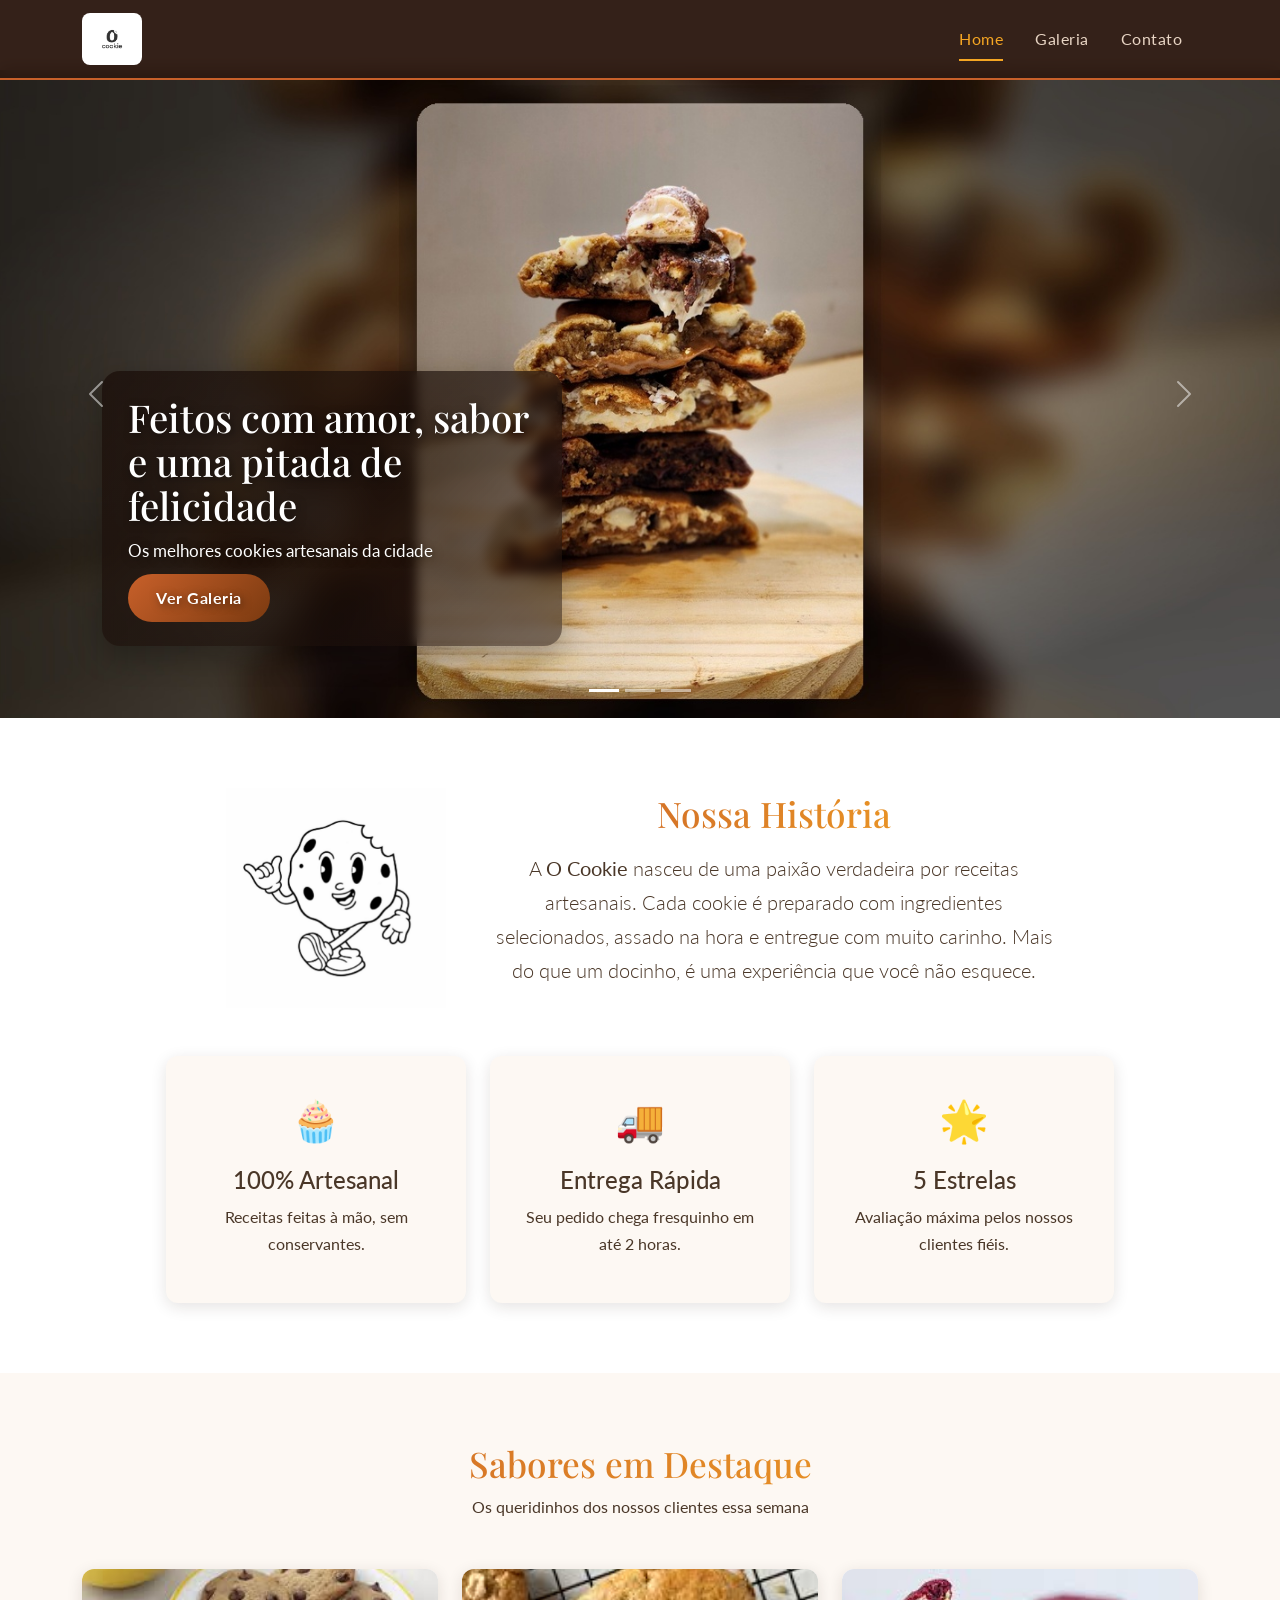
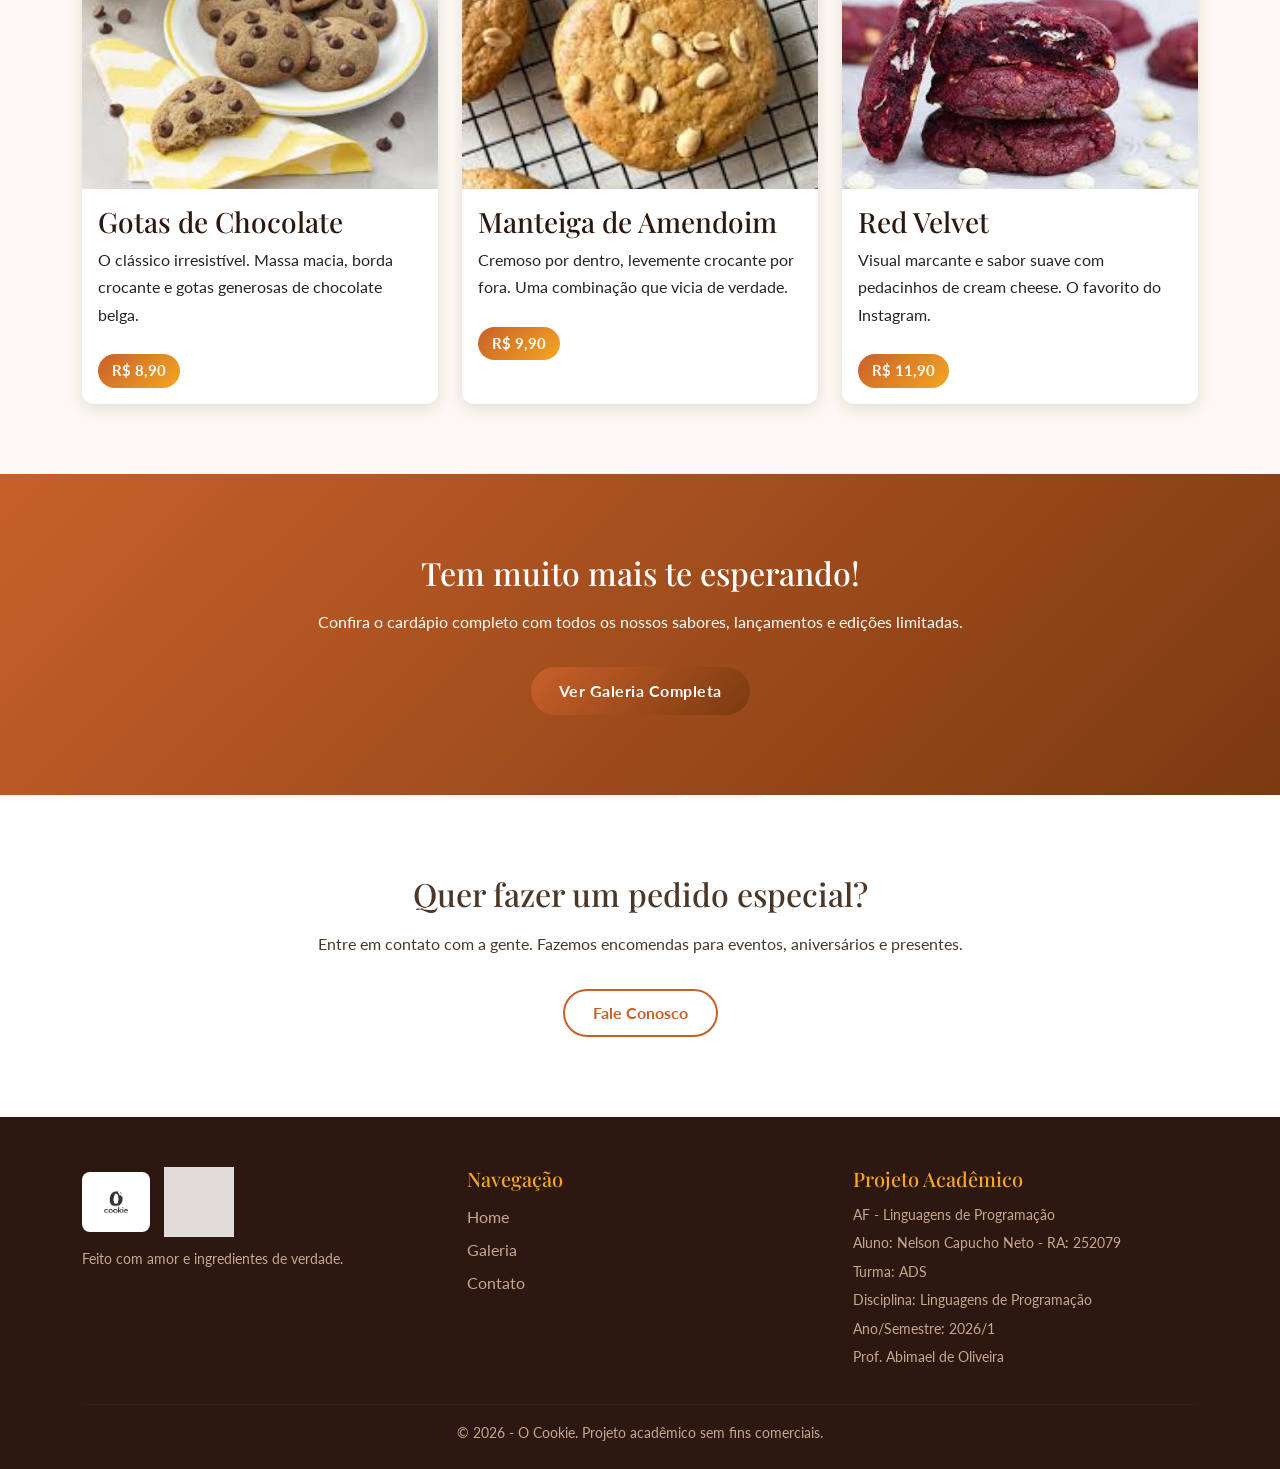
<file: projeto-af-site/index.html>
<!--
AF - Avaliação Final - Linguagens de Programação
Tema do Projeto: O Cookie - Loja de Cookies
Aluno: Nelson Capucho Neto - RA: 252079
Professor: Abimael de Oliveira
Data de entrega: 07/06
-->
<!DOCTYPE html>
<html lang="pt-br">
<head>
    <meta charset="UTF-8">
    <meta name="viewport" content="width=device-width, initial-scale=1.0">
    <title>O Cookie - Home</title>

    <!-- Bootstrap CSS -->
    <link href="https://cdn.jsdelivr.net/npm/bootstrap@5.3.3/dist/css/bootstrap.min.css" rel="stylesheet">

    <!-- Google Fonts -->
    <link href="https://fonts.googleapis.com/css2?family=Playfair+Display:wght@700&family=Lato:wght@300;400;700&display=swap" rel="stylesheet">

    <!-- CSS próprio -->
    <link rel="stylesheet" href="./css/style.css">
</head>
<body>

    <!-- MENU -->
    <header>
        <nav class="navbar navbar-expand-lg navbar-dark fixed-top" id="navbar">
            <div class="container">
                <a class="navbar-brand" href="index.html"><img src="./img/logo.png" alt="O Cookie" class="logo-nav"></a>

                <button class="navbar-toggler" type="button" data-bs-toggle="collapse" data-bs-target="#menuPrincipal" aria-controls="menuPrincipal" aria-expanded="false" aria-label="Alternar navegação">
                    <span class="navbar-toggler-icon"></span>
                </button>

                <div class="collapse navbar-collapse" id="menuPrincipal">
                    <ul class="navbar-nav ms-auto">
                        <li class="nav-item">
                            <a class="nav-link active" href="index.html">Home</a>
                        </li>
                        <li class="nav-item">
                            <a class="nav-link" href="galeria.html">Galeria</a>
                        </li>
                        <li class="nav-item">
                            <a class="nav-link" href="contato.html">Contato</a>
                        </li>
                    </ul>
                </div>
            </div>
        </nav>
    </header>

    <main>

        <!-- CARROSSEL -->
        <section class="hero">
            <div id="carouselHome" class="carousel slide" data-bs-ride="carousel">
                <div class="carousel-indicators">
                    <button type="button" data-bs-target="#carouselHome" data-bs-slide-to="0" class="active" aria-label="Slide 1"></button>
                    <button type="button" data-bs-target="#carouselHome" data-bs-slide-to="1" aria-label="Slide 2"></button>
                    <button type="button" data-bs-target="#carouselHome" data-bs-slide-to="2" aria-label="Slide 3"></button>
                </div>

                <div class="carousel-inner">
                    <div class="carousel-item active">
                        <img src="./img/banner-01.jpg" class="d-block w-100 carousel-img" alt="Cookies fresquinhos saindo do forno">
                        <div class="carousel-caption">
                            <h2 class="animado">Feitos com amor, sabor e uma pitada de felicidade</h2>
                            <p>Os melhores cookies artesanais da cidade</p>
                            <a href="galeria.html" class="btn btn-cookie mt-2">Ver Galeria</a>
                        </div>
                    </div>

                    <div class="carousel-item">
                        <img src="./img/banner-02.jpg" class="d-block w-100 carousel-img" alt="Cookies de chocolate com gotas">
                        <div class="carousel-caption">
                            <h2>Chocolate que derrete na boca</h2>
                            <p>Double chocolate, meio amargo, ao leite — você escolhe</p>
                            <a href="galeria.html" class="btn btn-cookie mt-2">Conheça a galeria</a>
                        </div>
                    </div>

                    <div class="carousel-item">
                        <img src="./img/banner-03.jpg" class="d-block w-100 carousel-img" alt="Caixa de cookies variados">
                        <div class="carousel-caption">
                            <h2>Presentes que adoçam qualquer momento</h2>
                            <p>Caixas especiais para datas comemorativas</p>
                            <a href="contato.html" class="btn btn-cookie mt-2">Fazer um pedido</a>
                        </div>
                    </div>
                </div>

                <button class="carousel-control-prev" type="button" data-bs-target="#carouselHome" data-bs-slide="prev" aria-label="Slide anterior">
                    <span class="carousel-control-prev-icon"></span>
                </button>
                <button class="carousel-control-next" type="button" data-bs-target="#carouselHome" data-bs-slide="next" aria-label="Próximo slide">
                    <span class="carousel-control-next-icon"></span>
                </button>
            </div>
        </section>

        <!-- APRESENTAÇÃO -->
        <section class="apresentacao">
            <div class="container">
                <div class="apresentacao-inner">
                    <img src="./img/mascote.png" alt="Mascote O Cookie" class="mascote-apresentacao animado">
                    <div class="apresentacao-texto text-center">
                        <h2 class="titulo-gradiente animado">Nossa História</h2>
                        <p class="lead mt-3">
                            A <strong>O Cookie</strong> nasceu de uma paixão verdadeira por receitas artesanais. 
                            Cada cookie é preparado com ingredientes selecionados, assado na hora e entregue com muito carinho. 
                            Mais do que um docinho, é uma experiência que você não esquece.
                        </p>
                    </div>
                </div>
                <div class="area-destaques mt-5">
                    <div class="card-destaque text-center">
                        <span class="icone-destaque">🧁</span>
                        <h4>100% Artesanal</h4>
                        <p>Receitas feitas à mão, sem conservantes.</p>
                    </div>
                    <div class="card-destaque text-center">
                        <span class="icone-destaque">🚚</span>
                        <h4>Entrega Rápida</h4>
                        <p>Seu pedido chega fresquinho em até 2 horas.</p>
                    </div>
                    <div class="card-destaque text-center">
                        <span class="icone-destaque">🌟</span>
                        <h4>5 Estrelas</h4>
                        <p>Avaliação máxima pelos nossos clientes fiéis.</p>
                    </div>
                </div>
            </div>
        </section>

        <!-- DESTAQUES -->
        <section class="destaques">
            <div class="container">
                <h2 class="titulo-gradiente text-center animado">Sabores em Destaque</h2>
                <p class="text-center mt-2 mb-5">Os queridinhos dos nossos clientes essa semana</p>

                <div class="row g-4">
                    <article class="col-md-4">
                        <div class="card card-personalizado h-100">
                            <img src="./img/cookie-gotas.jpg" class="card-img-top" alt="Cookie de gotas de chocolate">
                            <div class="card-body">
                                <h3 class="card-title">Gotas de Chocolate</h3>
                                <p class="card-text">O clássico irresistível. Massa macia, borda crocante e gotas generosas de chocolate belga.</p>
                                <span class="badge-preco">R$ 8,90</span>
                            </div>
                        </div>
                    </article>

                    <article class="col-md-4">
                        <div class="card card-personalizado h-100">
                            <img src="./img/cookie-amendoim.jpg" class="card-img-top" alt="Cookie de manteiga de amendoim">
                            <div class="card-body">
                                <h3 class="card-title">Manteiga de Amendoim</h3>
                                <p class="card-text">Cremoso por dentro, levemente crocante por fora. Uma combinação que vicia de verdade.</p>
                                <span class="badge-preco">R$ 9,90</span>
                            </div>
                        </div>
                    </article>

                    <article class="col-md-4">
                        <div class="card card-personalizado h-100">
                            <img src="./img/cookie-redvelvet.jpg" class="card-img-top" alt="Cookie red velvet com cream cheese">
                            <div class="card-body">
                                <h3 class="card-title">Red Velvet</h3>
                                <p class="card-text">Visual marcante e sabor suave com pedacinhos de cream cheese. O favorito do Instagram.</p>
                                <span class="badge-preco">R$ 11,90</span>
                            </div>
                        </div>
                    </article>
                </div>
            </div>
        </section>

        <!-- CHAMADA GALERIA -->
        <section class="chamada-galeria text-center">
            <div class="container">
                <h2 class="animado">Tem muito mais te esperando!</h2>
                <p class="mt-3">Confira o cardápio completo com todos os nossos sabores, lançamentos e edições limitadas.</p>
                <a href="galeria.html" class="btn btn-cookie mt-3">Ver Galeria Completa</a>
            </div>
        </section>

        <!-- CHAMADA CONTATO -->
        <section class="chamada-contato text-center">
            <div class="container">
                <h2 class="animado">Quer fazer um pedido especial?</h2>
                <p class="mt-3">Entre em contato com a gente. Fazemos encomendas para eventos, aniversários e presentes.</p>
                <a href="contato.html" class="btn btn-outline-cookie mt-3">Fale Conosco</a>
            </div>
        </section>

    </main>

    <!-- RODAPÉ -->
    <footer class="rodape">
        <div class="container">
            <div class="rodape-flex">
                <div>
                    <div class="rodape-marca"><img src="./img/logo.png" alt="Logo O Cookie" class="logo-rodape"><img src="./img/mascote.png" alt="Mascote O Cookie" class="mascote-rodape"></div>
                    <p>Feito com amor e ingredientes de verdade.</p>
                </div>
                <div>
                    <h5>Navegação</h5>
                    <ul>
                        <li><a href="index.html">Home</a></li>
                        <li><a href="galeria.html">Galeria</a></li>
                        <li><a href="contato.html">Contato</a></li>
                    </ul>
                </div>
                <div>
                    <h5>Projeto Acadêmico</h5>
                    <p>AF - Linguagens de Programação</p>
                    <p>Aluno: Nelson Capucho Neto - RA: 252079</p>
                    <p>Turma: ADS</p>
                    <p>Disciplina: Linguagens de Programação</p>
                    <p>Ano/Semestre: 2026/1</p>
                    <p>Prof. Abimael de Oliveira</p>
                </div>
            </div>
            <hr class="rodape-hr">
            <p class="text-center mt-3">&copy; 2026 - O Cookie. Projeto acadêmico sem fins comerciais.</p>
        </div>
    </footer>

    <!-- Botão Voltar ao Topo -->
    <button id="btnTopo" class="btn-topo">↑</button>

    <!-- Bootstrap JS -->
    <script src="https://cdn.jsdelivr.net/npm/bootstrap@5.3.3/dist/js/bootstrap.bundle.min.js"></script>
    <!-- JS próprio -->
    <script src="./js/script.js"></script>
</body>
</html>
</file>
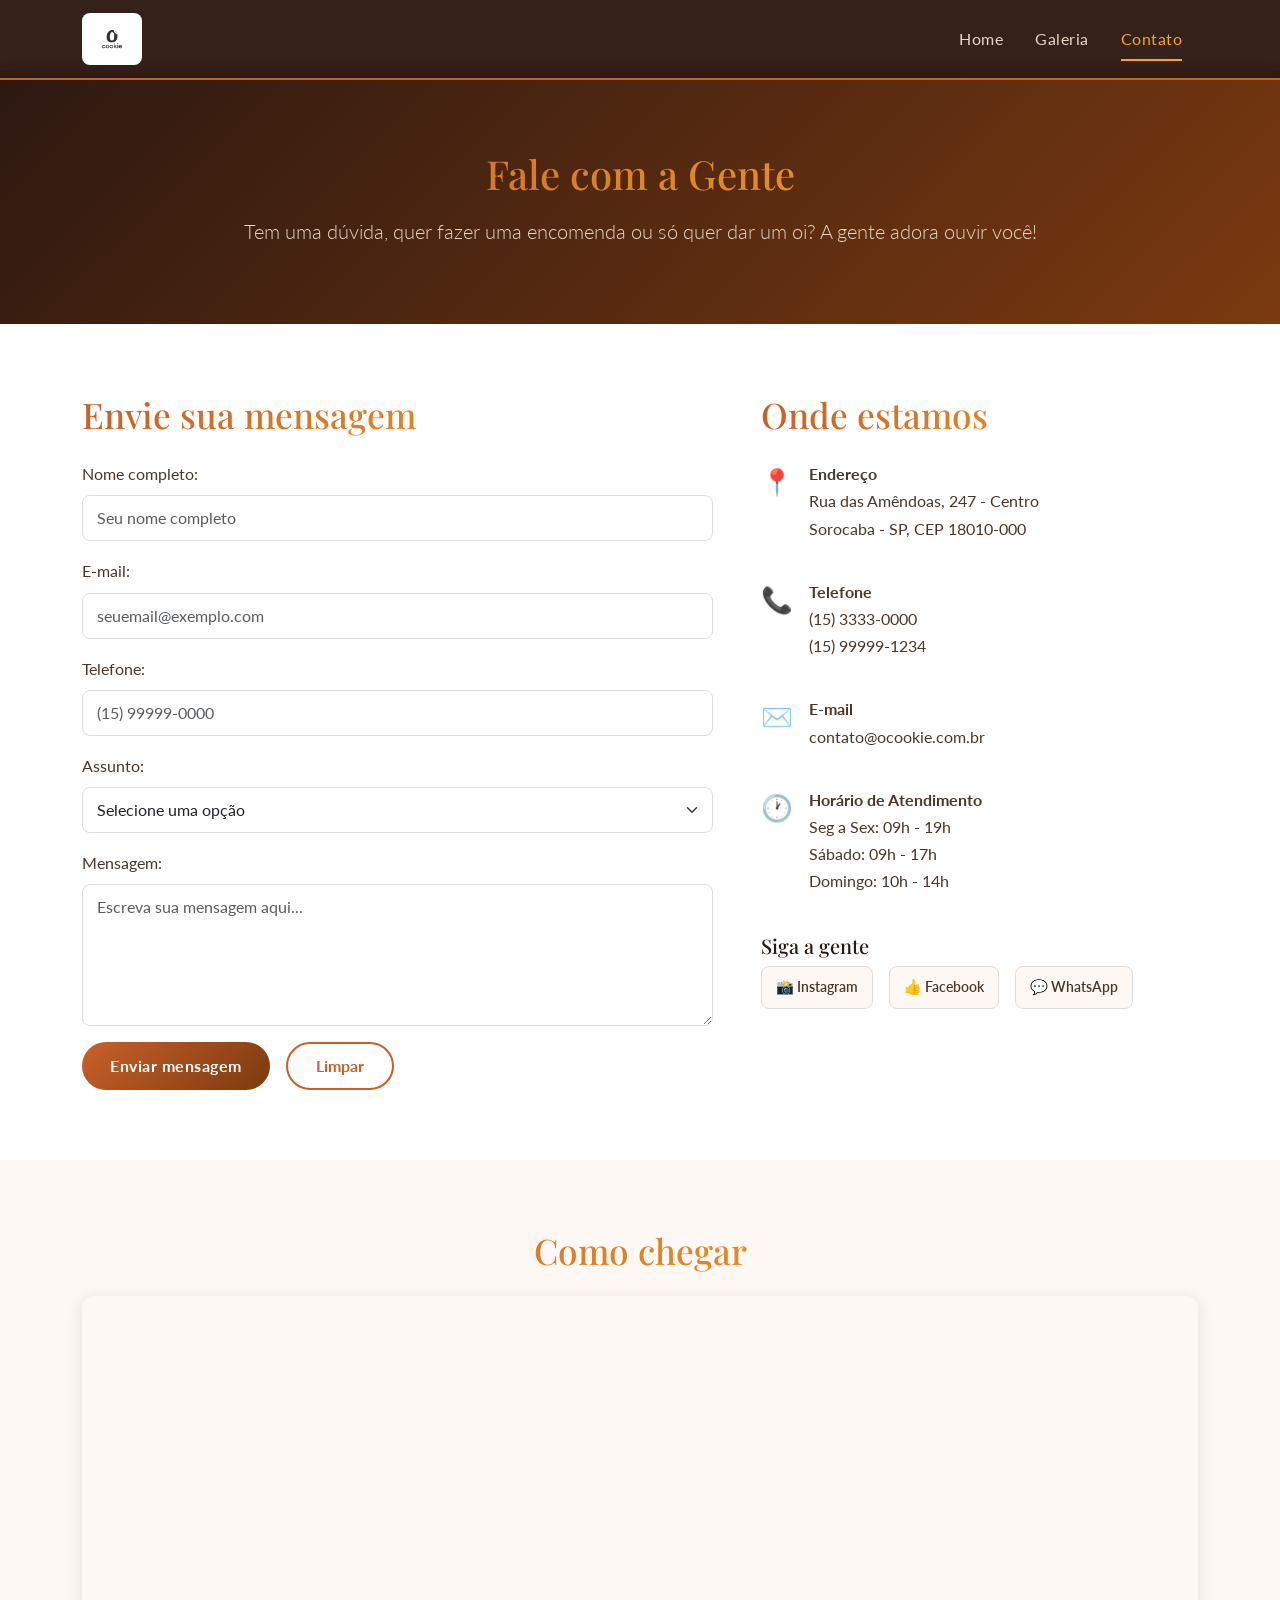
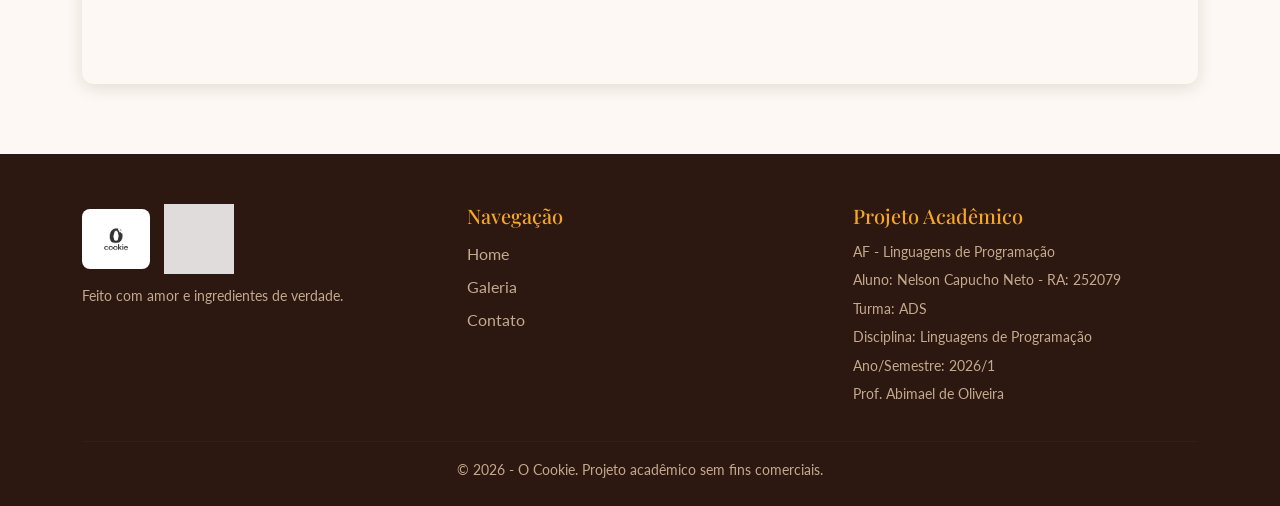
<file: projeto-af-site/contato.html>
<!--
AF - Avaliação Final - Linguagens de Programação
Tema do Projeto: O Cookie - Loja de Cookies
Aluno: Nelson Capucho Neto - RA: 252079
Professor: Abimael de Oliveira
Data de entrega: 07/06
-->
<!DOCTYPE html>
<html lang="pt-br">
<head>
    <meta charset="UTF-8">
    <meta name="viewport" content="width=device-width, initial-scale=1.0">
    <title>O Cookie - Contato</title>

    <!-- Bootstrap CSS -->
    <link href="https://cdn.jsdelivr.net/npm/bootstrap@5.3.3/dist/css/bootstrap.min.css" rel="stylesheet">

    <!-- Google Fonts -->
    <link href="https://fonts.googleapis.com/css2?family=Playfair+Display:wght@700&family=Lato:wght@300;400;700&display=swap" rel="stylesheet">

    <!-- CSS próprio -->
    <link rel="stylesheet" href="./css/style.css">
</head>
<body>

    <!-- MENU -->
    <header>
        <nav class="navbar navbar-expand-lg navbar-dark fixed-top" id="navbar">
            <div class="container">
                <a class="navbar-brand" href="index.html"><img src="./img/logo.png" alt="O Cookie" class="logo-nav"></a>

                <button class="navbar-toggler" type="button" data-bs-toggle="collapse" data-bs-target="#menuPrincipal" aria-controls="menuPrincipal" aria-expanded="false" aria-label="Alternar navegação">
                    <span class="navbar-toggler-icon"></span>
                </button>

                <div class="collapse navbar-collapse" id="menuPrincipal">
                    <ul class="navbar-nav ms-auto">
                        <li class="nav-item">
                            <a class="nav-link" href="index.html">Home</a>
                        </li>
                        <li class="nav-item">
                            <a class="nav-link" href="galeria.html">Galeria</a>
                        </li>
                        <li class="nav-item">
                            <a class="nav-link active" href="contato.html">Contato</a>
                        </li>
                    </ul>
                </div>
            </div>
        </nav>
    </header>

    <main>

        <!-- TÍTULO -->
        <section class="page-hero text-center">
            <div class="container">
                <h1 class="titulo-gradiente animado">Fale com a Gente</h1>
                <p class="lead mt-3">Tem uma dúvida, quer fazer uma encomenda ou só quer dar um oi? A gente adora ouvir você!</p>
            </div>
        </section>

        <!-- CONTATO: FORMULÁRIO + INFOS -->
        <section class="contato-wrapper">
            <div class="container">
                <div class="row g-5">

                    <!-- FORMULÁRIO -->
                    <article class="col-lg-7">
                        <h2 class="titulo-gradiente mb-4">Envie sua mensagem</h2>
                        <form class="form-contato" id="formContato" action="#" method="post">

                            <div class="mb-3">
                                <label for="nome" class="form-label">Nome completo:</label>
                                <input type="text" id="nome" name="nome" class="form-control" placeholder="Seu nome completo" required>
                            </div>

                            <div class="mb-3">
                                <label for="email" class="form-label">E-mail:</label>
                                <input type="email" id="email" name="email" class="form-control" placeholder="seuemail@exemplo.com" required>
                            </div>

                            <div class="mb-3">
                                <label for="telefone" class="form-label">Telefone:</label>
                                <input type="tel" id="telefone" name="telefone" class="form-control" placeholder="(15) 99999-0000" pattern="\(\d{2}\)\s?\d{4,5}-\d{4}">
                            </div>

                            <div class="mb-3">
                                <label for="assunto" class="form-label">Assunto:</label>
                                <select id="assunto" name="assunto" class="form-select" required>
                                    <option value="">Selecione uma opção</option>
                                    <option value="encomenda">Encomenda especial</option>
                                    <option value="duvida">Dúvida sobre sabores</option>
                                    <option value="entrega">Informações de entrega</option>
                                    <option value="parceria">Parceria / Revenda</option>
                                    <option value="outro">Outro assunto</option>
                                </select>
                            </div>

                            <div class="mb-3">
                                <label for="mensagem" class="form-label">Mensagem:</label>
                                <textarea id="mensagem" name="mensagem" class="form-control" rows="5" placeholder="Escreva sua mensagem aqui..." required></textarea>
                            </div>

                            <div class="d-flex gap-3">
                                <button type="submit" class="btn btn-cookie">Enviar mensagem</button>
                                <button type="reset" class="btn btn-outline-cookie">Limpar</button>
                            </div>

                        </form>
                    </article>

                    <!-- INFORMAÇÕES DE CONTATO -->
                    <article class="col-lg-5">
                        <h2 class="titulo-gradiente mb-4">Onde estamos</h2>

                        <div class="info-contato">
                            <div class="info-item">
                                <span class="info-icone">📍</span>
                                <div>
                                    <strong>Endereço</strong>
                                    <p>Rua das Amêndoas, 247 - Centro<br>Sorocaba - SP, CEP 18010-000</p>
                                </div>
                            </div>

                            <div class="info-item">
                                <span class="info-icone">📞</span>
                                <div>
                                    <strong>Telefone</strong>
                                    <p>(15) 3333-0000<br>(15) 99999-1234</p>
                                </div>
                            </div>

                            <div class="info-item">
                                <span class="info-icone">✉️</span>
                                <div>
                                    <strong>E-mail</strong>
                                    <p>contato@ocookie.com.br</p>
                                </div>
                            </div>

                            <div class="info-item">
                                <span class="info-icone">🕐</span>
                                <div>
                                    <strong>Horário de Atendimento</strong>
                                    <p>Seg a Sex: 09h - 19h<br>Sábado: 09h - 17h<br>Domingo: 10h - 14h</p>
                                </div>
                            </div>
                        </div>

                        <!-- REDES SOCIAIS -->
                        <div class="redes-sociais mt-4">
                            <h5>Siga a gente</h5>
                            <div class="d-flex gap-3 mt-2">
                                <a href="#" class="btn-social" aria-label="Instagram O Cookie">📸 Instagram</a>
                                <a href="#" class="btn-social" aria-label="Facebook O Cookie">👍 Facebook</a>
                                <a href="#" class="btn-social" aria-label="WhatsApp O Cookie">💬 WhatsApp</a>
                            </div>
                        </div>
                    </article>

                </div>
            </div>
        </section>

        <!-- MAPA -->
        <section class="secao-mapa">
            <div class="container">
                <h2 class="titulo-gradiente text-center mb-4">Como chegar</h2>
                <div class="mapa-wrapper">
                    <iframe
                        src="https://www.google.com/maps/embed?pb=!1m18!1m12!1m3!1d3659.0540253764387!2d-47.45788268502266!3d-23.50236818469578!2m3!1f0!2f0!3f0!3m2!1i1024!2i768!4f13.1!3m3!1m2!1s0x94cf5c4e7e2c2d9d%3A0x5a1f6e7c8b9d0e1f!2sSorocaba%2C%20SP!5e0!3m2!1spt-BR!2sbr!4v1680000000000!5m2!1spt-BR!2sbr"
                        width="100%"
                        height="380"
                        style="border:0; border-radius: 12px;"
                        allowfullscreen=""
                        loading="lazy"
                        referrerpolicy="no-referrer-when-downgrade"
                        title="Localização da loja O Cookie em Sorocaba">
                    </iframe>
                </div>
            </div>
        </section>

    </main>

    <!-- RODAPÉ -->
    <footer class="rodape">
        <div class="container">
            <div class="rodape-flex">
                <div>
                    <div class="rodape-marca"><img src="./img/logo.png" alt="Logo O Cookie" class="logo-rodape"><img src="./img/mascote.png" alt="Mascote O Cookie" class="mascote-rodape"></div>
                    <p>Feito com amor e ingredientes de verdade.</p>
                </div>
                <div>
                    <h5>Navegação</h5>
                    <ul>
                        <li><a href="index.html">Home</a></li>
                        <li><a href="galeria.html">Galeria</a></li>
                        <li><a href="contato.html">Contato</a></li>
                    </ul>
                </div>
                <div>
                    <h5>Projeto Acadêmico</h5>
                    <p>AF - Linguagens de Programação</p>
                    <p>Aluno: Nelson Capucho Neto - RA: 252079</p>
                    <p>Turma: ADS</p>
                    <p>Disciplina: Linguagens de Programação</p>
                    <p>Ano/Semestre: 2026/1</p>
                    <p>Prof. Abimael de Oliveira</p>
                </div>
            </div>
            <hr class="rodape-hr">
            <p class="text-center mt-3">&copy; 2026 - O Cookie. Projeto acadêmico sem fins comerciais.</p>
        </div>
    </footer>

    <button id="btnTopo" class="btn-topo">↑</button>

    <!-- Bootstrap JS -->
    <script src="https://cdn.jsdelivr.net/npm/bootstrap@5.3.3/dist/js/bootstrap.bundle.min.js"></script>
    <!-- JS próprio -->
    <script src="./js/script.js"></script>
</body>
</html>
</file>
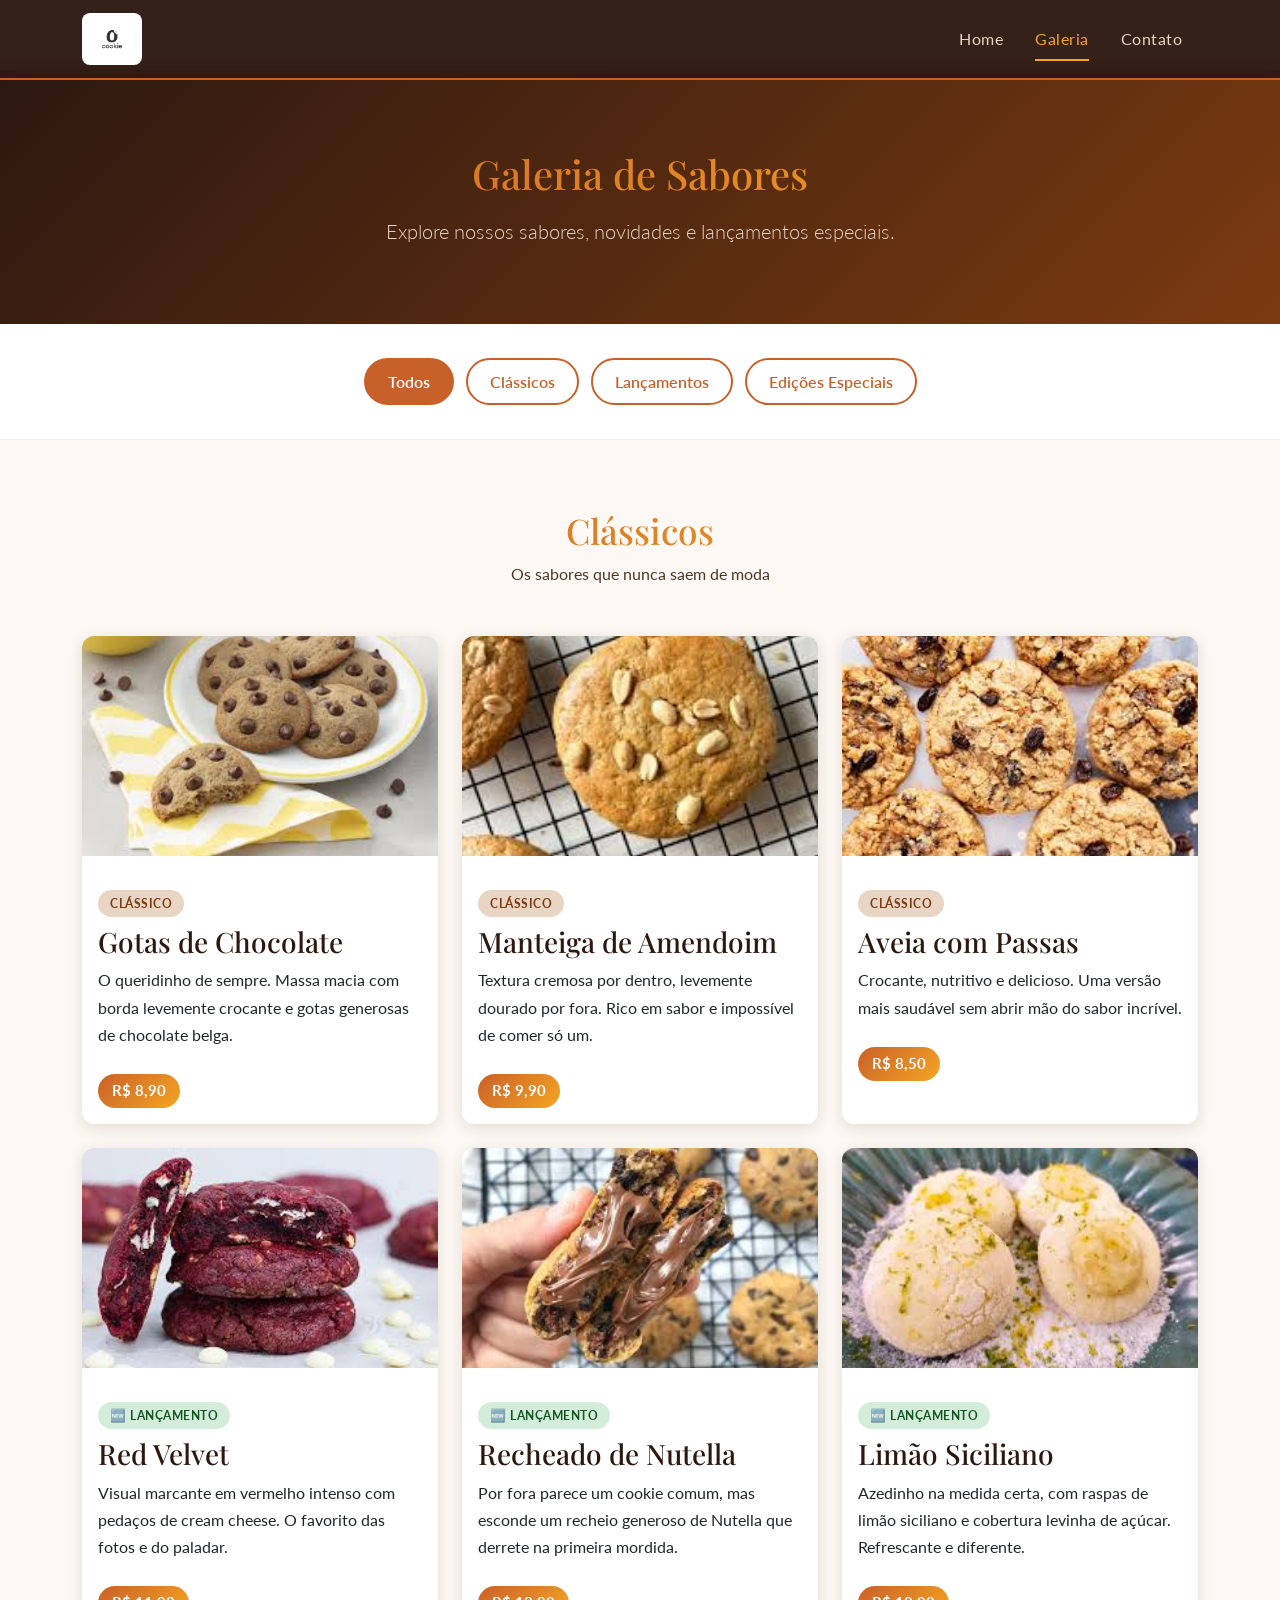
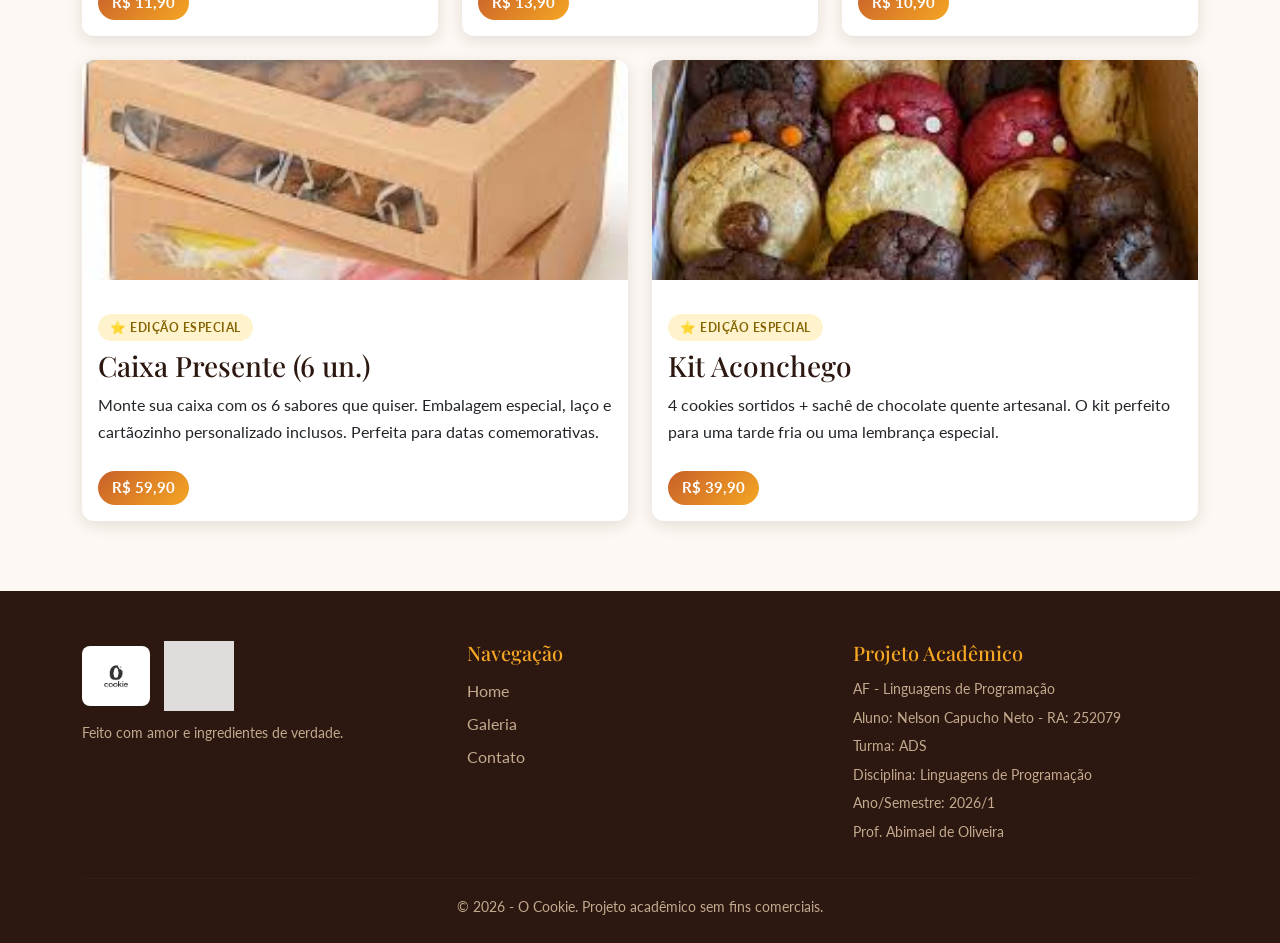
<file: projeto-af-site/galeria.html>
<!--
AF - Avaliação Final - Linguagens de Programação
Tema do Projeto: O Cookie - Loja de Cookies
Aluno: Nelson Capucho Neto - RA: 252079
Professor: Abimael de Oliveira
Data de entrega: 07/06
-->
<!DOCTYPE html>
<html lang="pt-br">
<head>
    <meta charset="UTF-8">
    <meta name="viewport" content="width=device-width, initial-scale=1.0">
    <title>O Cookie - Galeria</title>

    <!-- Bootstrap CSS -->
    <link href="https://cdn.jsdelivr.net/npm/bootstrap@5.3.3/dist/css/bootstrap.min.css" rel="stylesheet">

    <!-- Google Fonts -->
    <link href="https://fonts.googleapis.com/css2?family=Playfair+Display:wght@700&family=Lato:wght@300;400;700&display=swap" rel="stylesheet">

    <!-- CSS próprio -->
    <link rel="stylesheet" href="./css/style.css">
</head>
<body>

    <!-- MENU -->
    <header>
        <nav class="navbar navbar-expand-lg navbar-dark fixed-top" id="navbar">
            <div class="container">
                <a class="navbar-brand" href="index.html"><img src="./img/logo.png" alt="O Cookie" class="logo-nav"></a>

                <button class="navbar-toggler" type="button" data-bs-toggle="collapse" data-bs-target="#menuPrincipal" aria-controls="menuPrincipal" aria-expanded="false" aria-label="Alternar navegação">
                    <span class="navbar-toggler-icon"></span>
                </button>

                <div class="collapse navbar-collapse" id="menuPrincipal">
                    <ul class="navbar-nav ms-auto">
                        <li class="nav-item">
                            <a class="nav-link" href="index.html">Home</a>
                        </li>
                        <li class="nav-item">
                            <a class="nav-link active" href="galeria.html">Galeria</a>
                        </li>
                        <li class="nav-item">
                            <a class="nav-link" href="contato.html">Contato</a>
                        </li>
                    </ul>
                </div>
            </div>
        </nav>
    </header>

    <main>

        <!-- TÍTULO DA PÁGINA -->
        <section class="page-hero text-center">
            <div class="container">
                <h1 class="titulo-gradiente animado">Galeria de Sabores</h1>
                <p class="lead mt-3">Explore nossos sabores, novidades e lançamentos especiais.</p>
            </div>
        </section>

        <!-- FILTROS -->
        <section class="filtros">
            <div class="container text-center">
                <button class="btn-filtro ativo" data-filtro="todos">Todos</button>
                <button class="btn-filtro" data-filtro="classicos">Clássicos</button>
                <button class="btn-filtro" data-filtro="lancamentos">Lançamentos</button>
                <button class="btn-filtro" data-filtro="especiais">Edições Especiais</button>
            </div>
        </section>

        <!-- GALERIA DE COOKIES -->
        <section class="galeria container">
            <h2 class="titulo-gradiente text-center animado">Clássicos</h2>
            <p class="text-center mt-2 mb-5">Os sabores que nunca saem de moda</p>

            <div class="row g-4" id="gridGaleria">

                <!-- Clássicos -->
                <article class="col-md-4 item-galeria classicos">
                    <div class="card card-personalizado h-100">
                        <figure>
                            <img src="./img/cookie-gotas.jpg" class="card-img-top" alt="Cookie clássico de gotas de chocolate">
                            <figcaption class="d-none">Cookie de gotas de chocolate - O Cookie</figcaption>
                        </figure>
                        <div class="card-body">
                            <span class="tag-categoria classicos-tag">Clássico</span>
                            <h3 class="card-title mt-2">Gotas de Chocolate</h3>
                            <p class="card-text">O queridinho de sempre. Massa macia com borda levemente crocante e gotas generosas de chocolate belga.</p>
                            <span class="badge-preco">R$ 8,90</span>
                        </div>
                    </div>
                </article>

                <article class="col-md-4 item-galeria classicos">
                    <div class="card card-personalizado h-100">
                        <figure>
                            <img src="./img/cookie-amendoim.jpg" class="card-img-top" alt="Cookie de manteiga de amendoim">
                            <figcaption class="d-none">Cookie de manteiga de amendoim - O Cookie</figcaption>
                        </figure>
                        <div class="card-body">
                            <span class="tag-categoria classicos-tag">Clássico</span>
                            <h3 class="card-title mt-2">Manteiga de Amendoim</h3>
                            <p class="card-text">Textura cremosa por dentro, levemente dourado por fora. Rico em sabor e impossível de comer só um.</p>
                            <span class="badge-preco">R$ 9,90</span>
                        </div>
                    </div>
                </article>

                <article class="col-md-4 item-galeria classicos">
                    <div class="card card-personalizado h-100">
                        <figure>
                            <img src="./img/cookie-aveia.jpg" class="card-img-top" alt="Cookie de aveia com passas">
                            <figcaption class="d-none">Cookie de aveia com passas - O Cookie</figcaption>
                        </figure>
                        <div class="card-body">
                            <span class="tag-categoria classicos-tag">Clássico</span>
                            <h3 class="card-title mt-2">Aveia com Passas</h3>
                            <p class="card-text">Crocante, nutritivo e delicioso. Uma versão mais saudável sem abrir mão do sabor incrível.</p>
                            <span class="badge-preco">R$ 8,50</span>
                        </div>
                    </div>
                </article>

                <!-- Lançamentos -->
                <article class="col-md-4 item-galeria lancamentos">
                    <div class="card card-personalizado h-100">
                        <figure>
                            <img src="./img/cookie-redvelvet.jpg" class="card-img-top" alt="Cookie red velvet com cream cheese">
                            <figcaption class="d-none">Cookie Red Velvet - O Cookie</figcaption>
                        </figure>
                        <div class="card-body">
                            <span class="tag-categoria lancamentos-tag">🆕 Lançamento</span>
                            <h3 class="card-title mt-2">Red Velvet</h3>
                            <p class="card-text">Visual marcante em vermelho intenso com pedaços de cream cheese. O favorito das fotos e do paladar.</p>
                            <span class="badge-preco">R$ 11,90</span>
                        </div>
                    </div>
                </article>

                <article class="col-md-4 item-galeria lancamentos">
                    <div class="card card-personalizado h-100">
                        <figure>
                            <img src="./img/cookie-nutella.jpg" class="card-img-top" alt="Cookie de Nutella recheado">
                            <figcaption class="d-none">Cookie recheado de Nutella - O Cookie</figcaption>
                        </figure>
                        <div class="card-body">
                            <span class="tag-categoria lancamentos-tag">🆕 Lançamento</span>
                            <h3 class="card-title mt-2">Recheado de Nutella</h3>
                            <p class="card-text">Por fora parece um cookie comum, mas esconde um recheio generoso de Nutella que derrete na primeira mordida.</p>
                            <span class="badge-preco">R$ 13,90</span>
                        </div>
                    </div>
                </article>

                <article class="col-md-4 item-galeria lancamentos">
                    <div class="card card-personalizado h-100">
                        <figure>
                            <img src="./img/cookie-limao.jpg" class="card-img-top" alt="Cookie de limão com merengue">
                            <figcaption class="d-none">Cookie de limão siciliano - O Cookie</figcaption>
                        </figure>
                        <div class="card-body">
                            <span class="tag-categoria lancamentos-tag">🆕 Lançamento</span>
                            <h3 class="card-title mt-2">Limão Siciliano</h3>
                            <p class="card-text">Azedinho na medida certa, com raspas de limão siciliano e cobertura levinha de açúcar. Refrescante e diferente.</p>
                            <span class="badge-preco">R$ 10,90</span>
                        </div>
                    </div>
                </article>

                <!-- Edições Especiais -->
                <article class="col-md-6 item-galeria especiais">
                    <div class="card card-personalizado h-100">
                        <figure>
                            <img src="./img/caixa-presente.jpg" class="card-img-top" alt="Caixa especial de cookies para presente">
                            <figcaption class="d-none">Caixa especial de cookies - O Cookie</figcaption>
                        </figure>
                        <div class="card-body">
                            <span class="tag-categoria especiais-tag">⭐ Edição Especial</span>
                            <h3 class="card-title mt-2">Caixa Presente (6 un.)</h3>
                            <p class="card-text">Monte sua caixa com os 6 sabores que quiser. Embalagem especial, laço e cartãozinho personalizado inclusos. Perfeita para datas comemorativas.</p>
                            <span class="badge-preco">R$ 59,90</span>
                        </div>
                    </div>
                </article>

                <article class="col-md-6 item-galeria especiais">
                    <div class="card card-personalizado h-100">
                        <figure>
                            <img src="./img/kit-aconchego.jpg" class="card-img-top" alt="Caixa de cookies de chocolate quente">
                            <figcaption class="d-none">Kit cookie com chocolate quente - O Cookie</figcaption>
                        </figure>
                        <div class="card-body">
                            <span class="tag-categoria especiais-tag">⭐ Edição Especial</span>
                            <h3 class="card-title mt-2">Kit Aconchego</h3>
                            <p class="card-text">4 cookies sortidos + sachê de chocolate quente artesanal. O kit perfeito para uma tarde fria ou uma lembrança especial.</p>
                            <span class="badge-preco">R$ 39,90</span>
                        </div>
                    </div>
                </article>

            </div>
        </section>

    </main>

    <!-- RODAPÉ -->
    <footer class="rodape">
        <div class="container">
            <div class="rodape-flex">
                <div>
                    <div class="rodape-marca"><img src="./img/logo.png" alt="Logo O Cookie" class="logo-rodape"><img src="./img/mascote.png" alt="Mascote O Cookie" class="mascote-rodape"></div>
                    <p>Feito com amor e ingredientes de verdade.</p>
                </div>
                <div>
                    <h5>Navegação</h5>
                    <ul>
                        <li><a href="index.html">Home</a></li>
                        <li><a href="galeria.html">Galeria</a></li>
                        <li><a href="contato.html">Contato</a></li>
                    </ul>
                </div>
                <div>
                    <h5>Projeto Acadêmico</h5>
                    <p>AF - Linguagens de Programação</p>
                    <p>Aluno: Nelson Capucho Neto - RA: 252079</p>
                    <p>Turma: ADS</p>
                    <p>Disciplina: Linguagens de Programação</p>
                    <p>Ano/Semestre: 2026/1</p>
                    <p>Prof. Abimael de Oliveira</p>
                </div>
            </div>
            <hr class="rodape-hr">
            <p class="text-center mt-3">&copy; 2026 - O Cookie. Projeto acadêmico sem fins comerciais.</p>
        </div>
    </footer>

    <button id="btnTopo" class="btn-topo">↑</button>

    <!-- Bootstrap JS -->
    <script src="https://cdn.jsdelivr.net/npm/bootstrap@5.3.3/dist/js/bootstrap.bundle.min.js"></script>
    <!-- JS próprio -->
    <script src="./js/script.js"></script>
</body>
</html>
</file>
<file: projeto-af-site/css/style.css>
/*
AF - Avaliação Final - Linguagens de Programação
Tema do Projeto: O Cookie - Loja de Cookies
Aluno: Nelson Capucho Neto - RA: 252079
Professor: Abimael de Oliveira
Data de entrega: 07/06
*/

/* =============================================
   VARIÁVEIS E RESET
   ============================================= */
:root {
    --cor-primaria: #c8602a;
    --cor-secundaria: #7b3a10;
    --cor-acento: #f5a623;
    --cor-clara: #fdf8f3;
    --cor-escura: #2c1810;
    --cor-texto: #4a3728;
    --cor-navbar: rgba(44, 24, 16, 0.96);
    --espacamento-padrao: 2rem;
    --raio-borda: 12px;
    --sombra: 0 4px 16px rgba(44, 24, 16, 0.12);
    --fonte-titulo: 'Playfair Display', Georgia, serif;
    --fonte-corpo: 'Lato', Arial, sans-serif;
}

* {
    margin: 0;
    padding: 0;
    box-sizing: border-box;
}

body {
    font-family: var(--fonte-corpo);
    background-color: var(--cor-clara);
    color: var(--cor-texto);
    line-height: 1.7;
    padding-top: 70px;
}

img {
    max-width: 100%;
    display: block;
}

section {
    padding: 70px 0;
}

/* =============================================
   TIPOGRAFIA
   ============================================= */
h1, h2, h3 {
    font-family: var(--fonte-titulo);
}

.titulo-gradiente {
    background: linear-gradient(90deg, var(--cor-primaria), var(--cor-acento));
    -webkit-background-clip: text;
    -webkit-text-fill-color: transparent;
    background-clip: text;
    font-size: 2.2rem;
}

/* =============================================
   NAVBAR
   ============================================= */
#navbar {
    background-color: var(--cor-navbar) !important;
    backdrop-filter: blur(8px);
    -webkit-backdrop-filter: blur(8px);
    border-bottom: 2px solid var(--cor-primaria);
    transition: background-color 0.3s ease;
}

.navbar-brand {
    font-family: var(--fonte-titulo);
    font-size: 1.5rem;
    color: var(--cor-acento) !important;
    letter-spacing: 1px;
    display: flex;
    align-items: center;
}

.logo-nav {
    height: 52px;
    width: auto;
    object-fit: contain;
    border-radius: 8px;
    background-color: white;
    padding: 4px 8px;
    transition: transform 0.3s ease;
}

.logo-nav:hover {
    transform: scale(1.05);
}

.logo-rodape {
    height: 60px;
    width: auto;
    object-fit: contain;
    background-color: white;
    border-radius: 8px;
    padding: 4px 8px;
}

.mascote-rodape {
    height: 70px;
    width: auto;
    object-fit: contain;
    filter: brightness(0) invert(1);
    opacity: 0.85;
}

.rodape-marca {
    display: flex;
    align-items: center;
    gap: 14px;
    margin-bottom: 10px;
}

/* MASCOTE NA APRESENTAÇÃO */
.apresentacao-inner {
    display: flex;
    align-items: center;
    justify-content: center;
    gap: 48px;
    flex-wrap: wrap;
}

.mascote-apresentacao {
    width: 220px;
    height: auto;
    flex-shrink: 0;
    animation: flutuar 3s ease-in-out infinite;
}

.apresentacao-texto {
    max-width: 560px;
}

@keyframes flutuar {
    0%, 100% { transform: translateY(0); }
    50%       { transform: translateY(-12px); }
}

.nav-link {
    color: #e8d5c4 !important;
    font-weight: 400;
    letter-spacing: 0.5px;
    padding: 8px 16px !important;
    transition: color 0.3s ease;
    position: relative;
}

.nav-link::after {
    content: '';
    position: absolute;
    bottom: 0;
    left: 16px;
    width: 0;
    height: 2px;
    background-color: var(--cor-acento);
    transition: width 0.3s ease;
}

.nav-link:hover::after,
.nav-link.active::after {
    width: calc(100% - 32px);
}

.nav-link:hover,
.nav-link.active {
    color: var(--cor-acento) !important;
}

/* =============================================
   BOTÕES
   ============================================= */
.btn-cookie {
    background: linear-gradient(135deg, var(--cor-primaria), var(--cor-secundaria));
    color: white;
    border: none;
    padding: 12px 28px;
    border-radius: 50px;
    font-weight: 700;
    letter-spacing: 0.5px;
    transition: transform 0.3s ease, box-shadow 0.3s ease;
    cursor: pointer;
    text-decoration: none;
    display: inline-block;
}

.btn-cookie:hover {
    transform: translateY(-3px);
    box-shadow: 0 8px 20px rgba(200, 96, 42, 0.4);
    color: white;
}

.btn-outline-cookie {
    background: transparent;
    color: var(--cor-primaria);
    border: 2px solid var(--cor-primaria);
    padding: 10px 28px;
    border-radius: 50px;
    font-weight: 700;
    transition: all 0.3s ease;
    text-decoration: none;
    display: inline-block;
}

.btn-outline-cookie:hover {
    background-color: var(--cor-primaria);
    color: white;
    transform: translateY(-3px);
}

/* =============================================
   CARROSSEL
   ============================================= */
.hero {
    padding: 0;
}

#carouselHome {
    background-color: #120a07;
}

.carousel-img {
    width: 100%;
    height: clamp(420px, 72vh, 760px);
    object-fit: cover;
    object-position: center;
    background-color: #1a0e08;
}

.carousel-caption {
    left: 8%;
    right: auto;
    bottom: 72px;
    width: min(460px, 84%);
    text-align: left;
    padding: 24px 26px;
    border-radius: 18px;
    background: linear-gradient(135deg, rgba(28, 16, 11, 0.82), rgba(28, 16, 11, 0.52));
    backdrop-filter: blur(6px);
    -webkit-backdrop-filter: blur(6px);
    box-shadow: 0 10px 30px rgba(0,0,0,0.28);
    text-shadow: 2px 2px 8px rgba(0,0,0,0.55);
}

.carousel-caption h2 {
    font-family: var(--fonte-titulo);
    font-size: clamp(1.8rem, 3vw, 3rem);
    line-height: 1.15;
    margin-bottom: 10px;
}

.carousel-caption p {
    font-size: 1.05rem;
    margin-bottom: 0;
}

/* =============================================
   SEÇÃO APRESENTAÇÃO
   ============================================= */
.apresentacao {
    background-color: white;
}

/* FLEXBOX - área de destaques */
.area-destaques {
    display: flex;
    flex-wrap: wrap;
    gap: 24px;
    justify-content: center;
    align-items: stretch;
}

.card-destaque {
    flex: 1 1 240px;
    max-width: 300px;
    background-color: var(--cor-clara);
    border-radius: var(--raio-borda);
    padding: 30px 24px;
    box-shadow: var(--sombra);
    transition: transform 0.3s ease;
}

.card-destaque:hover {
    transform: translateY(-6px);
}

.icone-destaque {
    font-size: 2.5rem;
    display: block;
    margin-bottom: 12px;
}

/* =============================================
   DESTAQUES (CARDS)
   ============================================= */
.destaques {
    background-color: var(--cor-clara);
}

.card-personalizado {
    border: none;
    border-radius: var(--raio-borda);
    box-shadow: var(--sombra);
    overflow: hidden;
    transition: transform 0.3s ease, box-shadow 0.3s ease;
}

.card-personalizado:hover {
    transform: translateY(-8px);
    box-shadow: 0 12px 30px rgba(44, 24, 16, 0.2);
}

.card-personalizado .card-img-top {
    height: 220px;
    object-fit: cover;
    transition: transform 0.4s ease;
}

.card-personalizado:hover .card-img-top {
    transform: scale(1.06);
}

.card-title {
    font-family: var(--fonte-titulo);
    color: var(--cor-escura);
}

.badge-preco {
    display: inline-block;
    background: linear-gradient(135deg, var(--cor-primaria), var(--cor-acento));
    color: white;
    padding: 4px 14px;
    border-radius: 50px;
    font-weight: 700;
    font-size: 0.95rem;
    margin-top: 10px;
}

/* =============================================
   CHAMADAS (CTA)
   ============================================= */
.chamada-galeria {
    background: linear-gradient(135deg, var(--cor-primaria), var(--cor-secundaria));
    color: white;
    padding: 80px 0;
}

.chamada-galeria h2 {
    font-family: var(--fonte-titulo);
    color: white;
    font-size: 2rem;
}

.chamada-contato {
    background-color: white;
    padding: 80px 0;
}

.chamada-contato h2 {
    font-family: var(--fonte-titulo);
}

/* =============================================
   PÁGINA HERO (galeria e contato)
   ============================================= */
.page-hero {
    background: linear-gradient(135deg, var(--cor-escura), var(--cor-secundaria));
    color: white;
    padding: 80px 0 60px;
}

.page-hero .titulo-gradiente {
    font-size: 2.5rem;
}

.page-hero .lead {
    color: #e8d5c4;
}

/* =============================================
   GALERIA - FILTROS
   ============================================= */
.filtros {
    background-color: white;
    padding: 30px 0;
    border-bottom: 1px solid #eee;
}

.btn-filtro {
    background: transparent;
    border: 2px solid var(--cor-primaria);
    color: var(--cor-primaria);
    padding: 8px 22px;
    border-radius: 50px;
    margin: 4px;
    cursor: pointer;
    font-weight: 600;
    transition: all 0.3s ease;
}

.btn-filtro:hover,
.btn-filtro.ativo {
    background-color: var(--cor-primaria);
    color: white;
}

/* TAGS CATEGORIAS */
.tag-categoria {
    display: inline-block;
    padding: 3px 12px;
    border-radius: 50px;
    font-size: 0.78rem;
    font-weight: 700;
    letter-spacing: 0.5px;
    text-transform: uppercase;
}

.classicos-tag {
    background-color: #e8d5c4;
    color: var(--cor-secundaria);
}

.lancamentos-tag {
    background-color: #d4edda;
    color: #155724;
}

.especiais-tag {
    background-color: #fff3cd;
    color: #856404;
}

/* Ocultar cards filtrados */
.item-galeria.oculto {
    display: none;
}

/* =============================================
   CONTATO
   ============================================= */
.contato-wrapper {
    background-color: white;
}

/* FLEXBOX - informações de contato */
.info-contato {
    display: flex;
    flex-direction: column;
    gap: 20px;
}

.info-item {
    display: flex;
    align-items: flex-start;
    gap: 16px;
}

.info-icone {
    font-size: 1.6rem;
    flex-shrink: 0;
}

.redes-sociais h5 {
    font-family: var(--fonte-titulo);
    color: var(--cor-escura);
}

.btn-social {
    background-color: var(--cor-clara);
    border: 1px solid #ddd;
    color: var(--cor-texto);
    padding: 8px 14px;
    border-radius: 8px;
    text-decoration: none;
    font-size: 0.9rem;
    font-weight: 600;
    transition: all 0.3s ease;
}

.btn-social:hover {
    background-color: var(--cor-primaria);
    color: white;
    border-color: var(--cor-primaria);
}

.form-control,
.form-select {
    border-radius: 8px;
    border: 1.5px solid #ddd;
    padding: 10px 14px;
    font-family: var(--fonte-corpo);
    transition: border-color 0.3s ease;
}

.form-control:focus,
.form-select:focus {
    border-color: var(--cor-primaria);
    box-shadow: 0 0 0 3px rgba(200, 96, 42, 0.15);
}

/* =============================================
   MAPA
   ============================================= */
.secao-mapa {
    background-color: var(--cor-clara);
}

.mapa-wrapper {
    border-radius: var(--raio-borda);
    overflow: hidden;
    box-shadow: var(--sombra);
}

/* =============================================
   RODAPÉ - FLEXBOX
   ============================================= */
.rodape {
    background-color: var(--cor-escura);
    color: #c4a98e;
    padding: 50px 0 20px;
}

/* FLEXBOX - rodapé */
.rodape-flex {
    display: flex;
    flex-wrap: wrap;
    gap: 40px;
    justify-content: space-between;
    align-items: flex-start;
}

.rodape-flex > div {
    flex: 1 1 180px;
}

.rodape h5 {
    font-family: var(--fonte-titulo);
    color: var(--cor-acento);
    margin-bottom: 12px;
}

.rodape ul {
    list-style: none;
    padding: 0;
}

.rodape ul li {
    margin-bottom: 6px;
}

.rodape a {
    color: #c4a98e;
    text-decoration: none;
    transition: color 0.3s ease;
}

.rodape a:hover {
    color: var(--cor-acento);
}

.rodape p {
    margin-bottom: 4px;
    font-size: 0.9rem;
}

.rodape-hr {
    border-color: rgba(255,255,255,0.1);
    margin-top: 30px;
}

/* =============================================
   BOTÃO VOLTAR AO TOPO
   ============================================= */
.btn-topo {
    position: fixed;
    right: 24px;
    bottom: 24px;
    display: none;
    padding: 12px 16px;
    border-radius: 50%;
    border: none;
    background: linear-gradient(135deg, var(--cor-primaria), var(--cor-acento));
    color: white;
    font-size: 1.1rem;
    font-weight: 700;
    cursor: pointer;
    box-shadow: 0 4px 16px rgba(200, 96, 42, 0.4);
    transition: transform 0.3s ease;
    z-index: 999;
}

.btn-topo.mostrar {
    display: block;
}

.btn-topo:hover {
    transform: scale(1.1);
}

/* =============================================
   ANIMAÇÕES
   ============================================= */
@keyframes aparecer {
    from {
        opacity: 0;
        transform: translateY(30px);
    }
    to {
        opacity: 1;
        transform: translateY(0);
    }
}

.animado {
    animation: aparecer 0.8s ease both;
}

/* =============================================
   RESPONSIVIDADE
   ============================================= */
@media (max-width: 768px) {
    .carousel-img {
        height: 360px;
    }

    .carousel-caption {
        left: 5%;
        right: 5%;
        bottom: 28px;
        width: auto;
        padding: 16px 18px;
    }

    .carousel-caption h2 {
        font-size: 1.3rem;
        margin-bottom: 6px;
    }

    .carousel-caption p {
        display: block;
        font-size: 0.92rem;
    }

    .titulo-gradiente {
        font-size: 1.7rem;
    }

    .rodape-flex {
        flex-direction: column;
        gap: 24px;
    }

    .area-destaques {
        flex-direction: column;
        align-items: center;
    }

    .card-destaque {
        max-width: 100%;
    }

    .page-hero {
        padding: 60px 0 40px;
    }
}

@media (max-width: 480px) {
    body {
        padding-top: 62px;
    }

    .carousel-img {
        height: 300px;
    }

    .carousel-caption {
        left: 12px;
        right: 12px;
        bottom: 16px;
        width: auto;
        padding: 14px 14px;
        border-radius: 14px;
    }

    .carousel-caption p {
        display: none;
    }

    section {
        padding: 50px 0;
    }

    .chamada-galeria,
    .chamada-contato {
        padding: 50px 0;
    }
}
</file>
